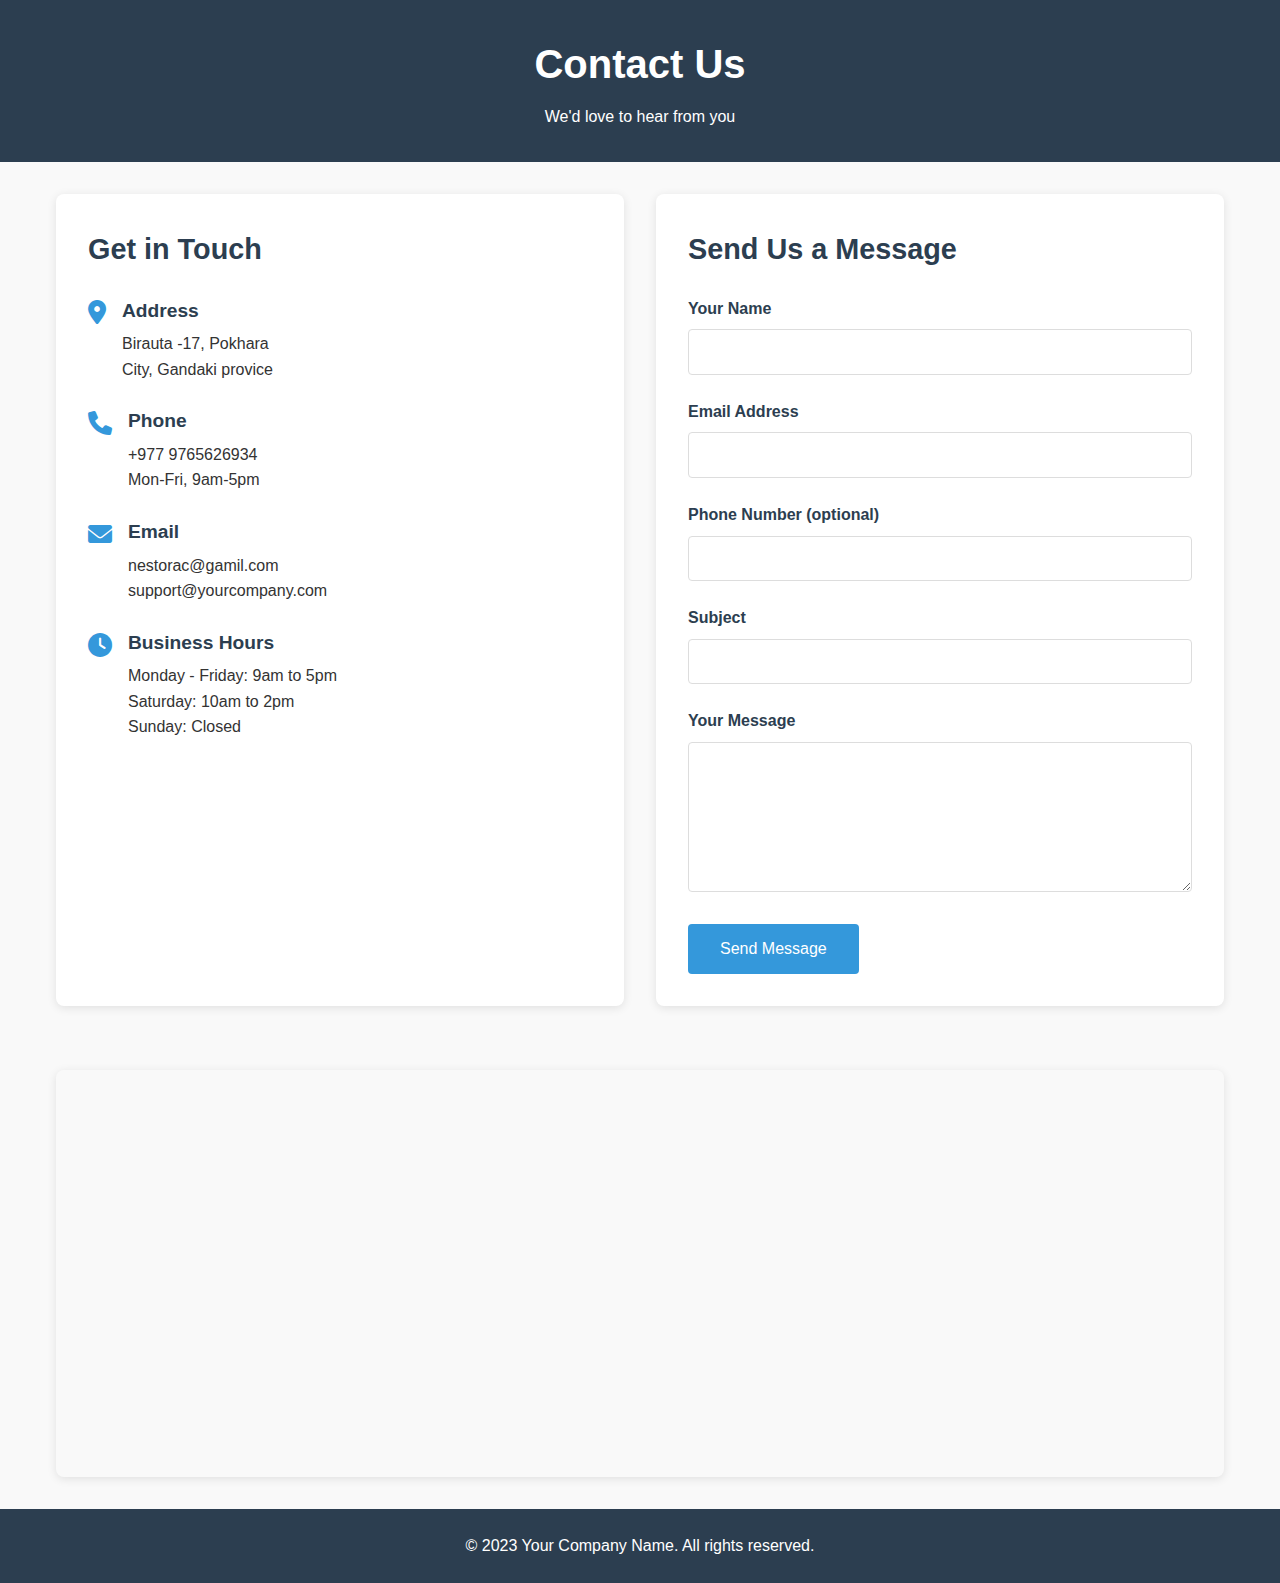
<file: contact.html>
<!DOCTYPE html>
<html lang="en">
<head>
    <meta charset="UTF-8">
    <meta name="viewport" content="width=device-width, initial-scale=1.0">
    <title>Contact Us - Your Company Name</title>
    <style>
        /* Reset and base styles */
        * {
            margin: 0;
            padding: 0;
            box-sizing: border-box;
            font-family: 'Arial', sans-serif;
        }
        
        body {
            line-height: 1.6;
            color: #333;
            background-color: #f9f9f9;
        }
        
        /* Header styles */
        .contact-header {
            background-color: #2c3e50;
            color: white;
            padding: 2rem 0;
            text-align: center;
        }
        
        .contact-header h1 {
            font-size: 2.5rem;
            margin-bottom: 0.5rem;
        }
        
        /* Main content container */
        .contact-container {
            max-width: 1200px;
            margin: 2rem auto;
            padding: 0 1rem;
            display: flex;
            flex-wrap: wrap;
            gap: 2rem;
        }
        
        /* Contact info section */
        .contact-info {
            flex: 1;
            min-width: 300px;
            background: white;
            padding: 2rem;
            border-radius: 8px;
            box-shadow: 0 2px 10px rgba(0,0,0,0.1);
        }
        
        .contact-info h2 {
            color: #2c3e50;
            margin-bottom: 1.5rem;
            font-size: 1.8rem;
        }
        
        .info-item {
            display: flex;
            align-items: flex-start;
            margin-bottom: 1.5rem;
        }
        
        .info-item i {
            font-size: 1.5rem;
            color: #3498db;
            margin-right: 1rem;
            margin-top: 0.3rem;
        }
        
        .info-text h3 {
            font-size: 1.2rem;
            margin-bottom: 0.3rem;
            color: #2c3e50;
        }
        
        /* Contact form section */
        .contact-form {
            flex: 1;
            min-width: 300px;
            background: white;
            padding: 2rem;
            border-radius: 8px;
            box-shadow: 0 2px 10px rgba(0,0,0,0.1);
        }
        
        .contact-form h2 {
            color: #2c3e50;
            margin-bottom: 1.5rem;
            font-size: 1.8rem;
        }
        
        .form-group {
            margin-bottom: 1.5rem;
        }
        
        .form-group label {
            display: block;
            margin-bottom: 0.5rem;
            font-weight: 600;
            color: #2c3e50;
        }
        
        .form-group input,
        .form-group textarea {
            width: 100%;
            padding: 0.8rem;
            border: 1px solid #ddd;
            border-radius: 4px;
            font-size: 1rem;
        }
        
        .form-group textarea {
            height: 150px;
            resize: vertical;
        }
        
        .submit-btn {
            background-color: #3498db;
            color: white;
            border: none;
            padding: 1rem 2rem;
            font-size: 1rem;
            border-radius: 4px;
            cursor: pointer;
            transition: background-color 0.3s;
        }
        
        .submit-btn:hover {
            background-color: #2980b9;
        }
        
        /* Map section */
        .map-container {
            width: 100%;
            margin-top: 2rem;
            border-radius: 8px;
            overflow: hidden;
            box-shadow: 0 2px 10px rgba(0,0,0,0.1);
        }
        
        .map-container iframe {
            width: 100%;
            height: 400px;
            border: none;
        }
        
        /* Footer */
        .contact-footer {
            background-color: #2c3e50;
            color: white;
            text-align: center;
            padding: 1.5rem 0;
            margin-top: 2rem;
        }
        
        /* Responsive adjustments */
        @media (max-width: 768px) {
            .contact-container {
                flex-direction: column;
            }
            
            .contact-info, .contact-form {
                min-width: 100%;
            }
            
            .contact-header h1 {
                font-size: 2rem;
            }
        }
        
        @media (max-width: 480px) {
            .contact-header h1 {
                font-size: 1.8rem;
            }
            
            .contact-info, .contact-form {
                padding: 1.5rem;
            }
            
            .map-container iframe {
                height: 300px;
            }
        }
    </style>
    <!-- Font Awesome for icons -->
    <link rel="stylesheet" href="https://cdnjs.cloudflare.com/ajax/libs/font-awesome/6.0.0-beta3/css/all.min.css">
</head>
<body>
    <header class="contact-header">
        <h1>Contact Us</h1>
        <p>We'd love to hear from you</p>
    </header>
    
    <div class="contact-container">
        <section class="contact-info">
            <h2>Get in Touch</h2>
            <div class="info-item">
                <i class="fas fa-map-marker-alt"></i>
                <div class="info-text">
                    <h3>Address</h3>
                    <p>Birauta -17, Pokhara<br>City, Gandaki provice</p>
                </div>
            </div>
            
            <div class="info-item">
                <i class="fas fa-phone"></i>
                <div class="info-text">
                    <h3>Phone</h3>
                    <p>+977 9765626934<br>Mon-Fri, 9am-5pm</p>
                </div>
            </div>
            
            <div class="info-item">
                <i class="fas fa-envelope"></i>
                <div class="info-text">
                    <h3>Email</h3>
                    <p>nestorac@gamil.com<br>support@yourcompany.com</p>
                </div>
            </div>
            
            <div class="info-item">
                <i class="fas fa-clock"></i>
                <div class="info-text">
                    <h3>Business Hours</h3>
                    <p>Monday - Friday: 9am to 5pm<br>Saturday: 10am to 2pm<br>Sunday: Closed</p>
                </div>
            </div>
        </section>
        
        <section class="contact-form">
            <h2>Send Us a Message</h2>
            <form action="#" method="POST">
                <div class="form-group">
                    <label for="name">Your Name</label>
                    <input type="text" id="name" name="name" required>
                </div>
                
                <div class="form-group">
                    <label for="email">Email Address</label>
                    <input type="email" id="email" name="email" required>
                </div>
                
                <div class="form-group">
                    <label for="phone">Phone Number (optional)</label>
                    <input type="tel" id="phone" name="phone">
                </div>
                
                <div class="form-group">
                    <label for="subject">Subject</label>
                    <input type="text" id="subject" name="subject" required>
                </div>
                
                <div class="form-group">
                    <label for="message">Your Message</label>
                    <textarea id="message" name="message" required></textarea>
                </div>
                
                <button type="submit" class="submit-btn">Send Message</button>
            </form>
        </section>
        
        <div class="map-container">
            <iframe src="https://www.google.com/maps/embed?pb=!1m18!1m12!1m3!1d3022.2156620123456!2d-73.98784468459372!3d40.74844047932881!2m3!1f0!2f0!3f0!3m2!1i1024!2i768!4f13.1!3m3!1m2!1s0x0%3A0x0!2zNDDCsDQ0JzU0LjQiTiA3M8KwNTknMTkuMiJX!5e0!3m2!1sen!2sus!4v1620000000000!5m2!1sen!2sus" allowfullscreen="" loading="lazy"></iframe>
        </div>
    </div>
    
    <footer class="contact-footer">
        <p>&copy; 2023 Your Company Name. All rights reserved.</p>
    </footer>
</body>
</html>
</file>
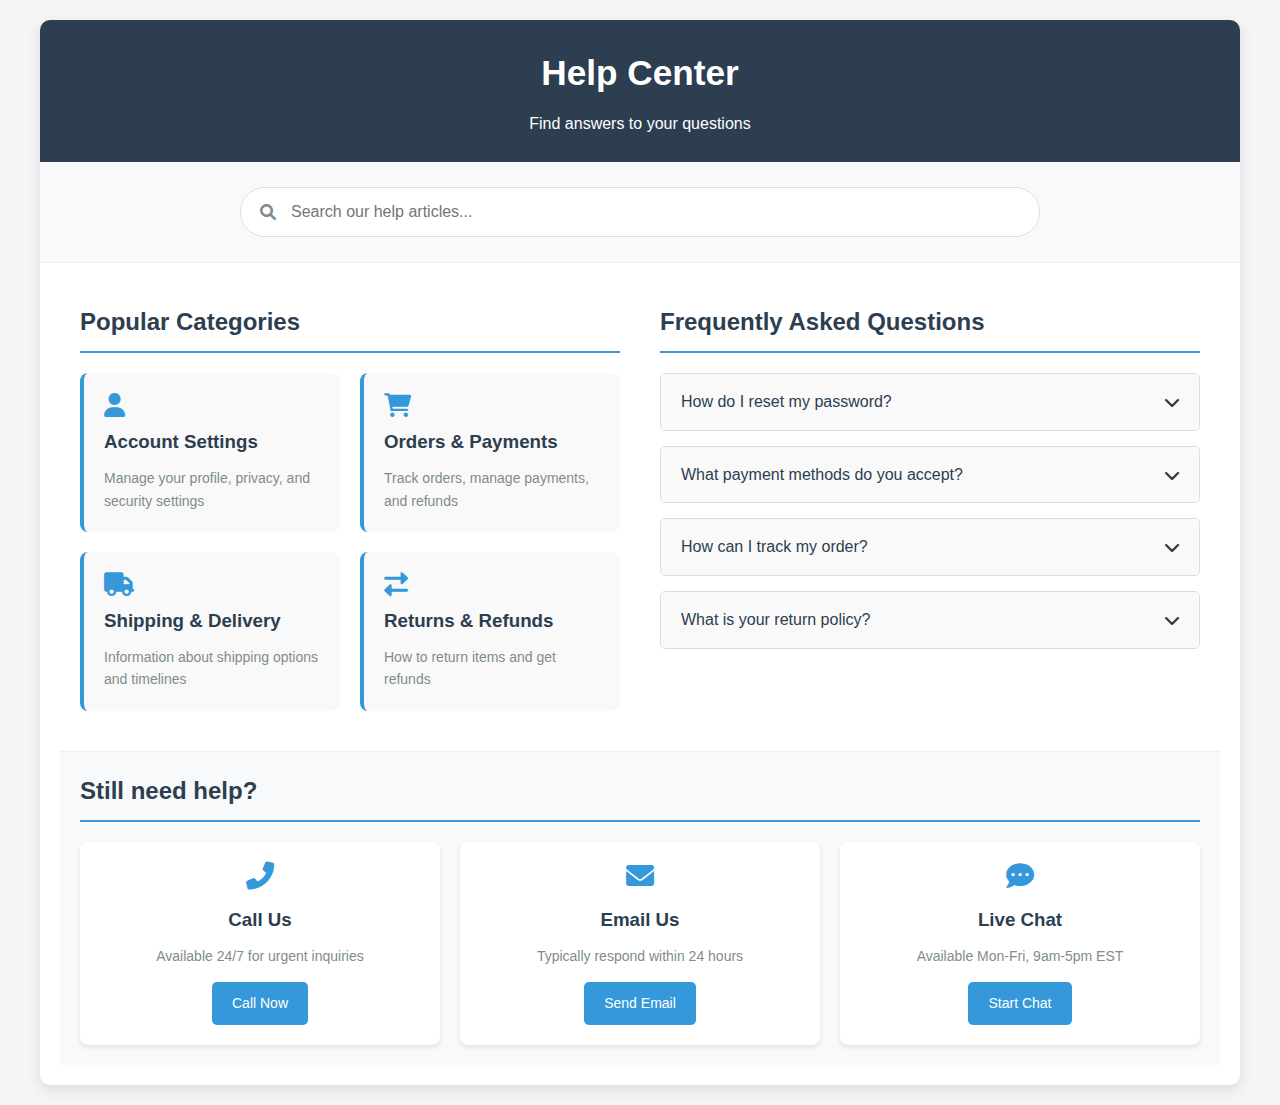
<file: help-center.html>
<!DOCTYPE html>
<html lang="en">
<head>
    <meta charset="UTF-8">
    <meta name="viewport" content="width=device-width, initial-scale=1.0">
    <title>Help Center</title>
    <link rel="stylesheet" href="https://cdnjs.cloudflare.com/ajax/libs/font-awesome/6.0.0-beta3/css/all.min.css">
    <style>
        * {
            margin: 0;
            padding: 0;
            box-sizing: border-box;
            font-family: 'Arial', sans-serif;
        }

        body {
            background-color: #f5f5f5;
            color: #333;
            line-height: 1.6;
            padding: 20px;
        }

        .help-center-container {
            max-width: 1200px;
            margin: 0 auto;
            background-color: white;
            border-radius: 10px;
            box-shadow: 0 5px 15px rgba(0, 0, 0, 0.1);
            overflow: hidden;
        }

        /* Header */
        .help-header {
            background-color: #2c3e50;
            color: white;
            padding: 25px;
            text-align: center;
        }

        .help-header h1 {
            font-size: 2.2rem;
            margin-bottom: 10px;
        }

        /* Search Section */
        .search-section {
            padding: 25px;
            background-color: #f8f9fa;
            border-bottom: 1px solid #eee;
        }

        .search-container {
            position: relative;
            max-width: 800px;
            margin: 0 auto;
        }

        .search-container input {
            width: 100%;
            padding: 15px 20px 15px 50px;
            border: 1px solid #ddd;
            border-radius: 30px;
            font-size: 16px;
            outline: none;
            transition: border 0.3s;
        }

        .search-container input:focus {
            border-color: #3498db;
        }

        .search-icon {
            position: absolute;
            left: 20px;
            top: 50%;
            transform: translateY(-50%);
            color: #7f8c8d;
        }

        /* Main Content */
        .help-content {
            display: flex;
            flex-wrap: wrap;
            padding: 20px;
        }

        /* Categories Section */
        .categories-section {
            flex: 1;
            min-width: 300px;
            padding: 20px;
        }

        .section-title {
            color: #2c3e50;
            font-size: 1.5rem;
            margin-bottom: 20px;
            padding-bottom: 10px;
            border-bottom: 2px solid #3498db;
        }

        .categories-grid {
            display: grid;
            grid-template-columns: repeat(auto-fill, minmax(250px, 1fr));
            gap: 20px;
        }

        .category-card {
            background-color: #f9f9f9;
            border-radius: 8px;
            padding: 20px;
            transition: all 0.3s ease;
            cursor: pointer;
            border-left: 4px solid #3498db;
        }

        .category-card:hover {
            background-color: #e8f4fc;
            transform: translateY(-3px);
            box-shadow: 0 5px 10px rgba(0, 0, 0, 0.1);
        }

        .category-card i {
            font-size: 24px;
            color: #3498db;
            margin-bottom: 10px;
        }

        .category-card h3 {
            margin-bottom: 10px;
            color: #2c3e50;
        }

        .category-card p {
            color: #7f8c8d;
            font-size: 14px;
        }

        /* FAQ Section */
        .faq-section {
            flex: 1;
            min-width: 300px;
            padding: 20px;
        }

        .faq-item {
            margin-bottom: 15px;
            border: 1px solid #ddd;
            border-radius: 5px;
            overflow: hidden;
        }

        .faq-question {
            padding: 15px 20px;
            background-color: #f9f9f9;
            cursor: pointer;
            display: flex;
            justify-content: space-between;
            align-items: center;
            transition: background-color 0.3s;
        }

        .faq-question:hover {
            background-color: #f1f1f1;
        }

        .faq-question h3 {
            margin: 0;
            font-size: 1rem;
            font-weight: normal;
            color: #2c3e50;
        }

        .faq-question i {
            transition: transform 0.3s;
        }

        .faq-answer {
            padding: 0 20px;
            max-height: 0;
            overflow: hidden;
            transition: max-height 0.3s ease-out, padding 0.3s ease;
            background-color: white;
        }

        .faq-answer p {
            padding: 15px 0;
            margin: 0;
        }

        .faq-item.active .faq-question {
            background-color: #e8f4fc;
        }

        .faq-item.active .faq-question i {
            transform: rotate(180deg);
        }

        .faq-item.active .faq-answer {
            max-height: 300px;
            padding: 0 20px;
        }

        /* Contact Section */
        .contact-section {
            width: 100%;
            padding: 20px;
            margin-top: 20px;
            background-color: #f8f9fa;
            border-top: 1px solid #eee;
        }

        .contact-options {
            display: flex;
            flex-wrap: wrap;
            gap: 20px;
            justify-content: center;
        }

        .contact-option {
            flex: 1;
            min-width: 200px;
            background-color: white;
            border-radius: 8px;
            padding: 20px;
            text-align: center;
            box-shadow: 0 2px 5px rgba(0, 0, 0, 0.1);
            transition: all 0.3s ease;
        }

        .contact-option:hover {
            transform: translateY(-5px);
            box-shadow: 0 5px 15px rgba(0, 0, 0, 0.1);
        }

        .contact-option i {
            font-size: 28px;
            color: #3498db;
            margin-bottom: 15px;
        }

        .contact-option h3 {
            margin-bottom: 10px;
            color: #2c3e50;
        }

        .contact-option p {
            color: #7f8c8d;
            font-size: 14px;
            margin-bottom: 15px;
        }

        .contact-btn {
            display: inline-block;
            background-color: #3498db;
            color: white;
            padding: 10px 20px;
            border-radius: 5px;
            text-decoration: none;
            font-size: 14px;
            transition: background-color 0.3s;
        }

        .contact-btn:hover {
            background-color: #2980b9;
        }

        /* Responsive Design */
        @media (max-width: 768px) {
            .help-content {
                flex-direction: column;
            }
            
            .categories-section, .faq-section {
                width: 100%;
            }
            
            .help-header h1 {
                font-size: 1.8rem;
            }
        }

        @media (max-width: 480px) {
            .help-header {
                padding: 20px 15px;
            }
            
            .search-section {
                padding: 20px 15px;
            }
            
            .help-content {
                padding: 15px;
            }
            
            .categories-grid {
                grid-template-columns: 1fr;
            }
            
            .contact-options {
                flex-direction: column;
            }
            
            .contact-option {
                min-width: 100%;
            }
        }
    </style>
</head>
<body>
    <div class="help-center-container">
        <!-- Header -->
        <div class="help-header">
            <h1>Help Center</h1>
            <p>Find answers to your questions</p>
        </div>

        <!-- Search Section -->
        <div class="search-section">
            <div class="search-container">
                <i class="fas fa-search search-icon"></i>
                <input type="text" placeholder="Search our help articles..." id="helpSearch">
            </div>
        </div>

        <!-- Main Content -->
        <div class="help-content">
            <!-- Categories Section -->
            <div class="categories-section">
                <h2 class="section-title">Popular Categories</h2>
                <div class="categories-grid">
                    <div class="category-card">
                        <i class="fas fa-user"></i>
                        <h3>Account Settings</h3>
                        <p>Manage your profile, privacy, and security settings</p>
                    </div>
                    <div class="category-card">
                        <i class="fas fa-shopping-cart"></i>
                        <h3>Orders & Payments</h3>
                        <p>Track orders, manage payments, and refunds</p>
                    </div>
                    <div class="category-card">
                        <i class="fas fa-truck"></i>
                        <h3>Shipping & Delivery</h3>
                        <p>Information about shipping options and timelines</p>
                    </div>
                    <div class="category-card">
                        <i class="fas fa-exchange-alt"></i>
                        <h3>Returns & Refunds</h3>
                        <p>How to return items and get refunds</p>
                    </div>
                </div>
            </div>

            <!-- FAQ Section -->
            <div class="faq-section">
                <h2 class="section-title">Frequently Asked Questions</h2>
                <div class="faq-item">
                    <div class="faq-question">
                        <h3>How do I reset my password?</h3>
                        <i class="fas fa-chevron-down"></i>
                    </div>
                    <div class="faq-answer">
                        <p>To reset your password, go to the login page and click on "Forgot Password." Enter your email address and you'll receive a link to create a new password. Make sure to check your spam folder if you don't see the email in your inbox.</p>
                    </div>
                </div>
                <div class="faq-item">
                    <div class="faq-question">
                        <h3>What payment methods do you accept?</h3>
                        <i class="fas fa-chevron-down"></i>
                    </div>
                    <div class="faq-answer">
                        <p>We accept all major credit cards (Visa, MasterCard, American Express), PayPal, and Apple Pay. Some regions may have additional payment options available.</p>
                    </div>
                </div>
                <div class="faq-item">
                    <div class="faq-question">
                        <h3>How can I track my order?</h3>
                        <i class="fas fa-chevron-down"></i>
                    </div>
                    <div class="faq-answer">
                        <p>Once your order has shipped, you'll receive a confirmation email with a tracking number. You can click the tracking number in the email or log in to your account to view the current status of your shipment.</p>
                    </div>
                </div>
                <div class="faq-item">
                    <div class="faq-question">
                        <h3>What is your return policy?</h3>
                        <i class="fas fa-chevron-down"></i>
                    </div>
                    <div class="faq-answer">
                        <p>We offer a 30-day return policy for most items. Items must be unused and in their original packaging with all tags attached. Some items like perishable goods or personalized products may not be eligible for return.</p>
                    </div>
                </div>
            </div>

            <!-- Contact Section -->
            <div class="contact-section">
                <h2 class="section-title">Still need help?</h2>
                <div class="contact-options">
                    <div class="contact-option">
                        <i class="fas fa-phone-alt"></i>
                        <h3>Call Us</h3>
                        <p>Available 24/7 for urgent inquiries</p>
                        <a href="tel:+18005551234" class="contact-btn">Call Now</a>
                    </div>
                    <div class="contact-option">
                        <i class="fas fa-envelope"></i>
                        <h3>Email Us</h3>
                        <p>Typically respond within 24 hours</p>
                        <a href="mailto:support@example.com" class="contact-btn">Send Email</a>
                    </div>
                    <div class="contact-option">
                        <i class="fas fa-comment-dots"></i>
                        <h3>Live Chat</h3>
                        <p>Available Mon-Fri, 9am-5pm EST</p>
                        <a href="#" class="contact-btn">Start Chat</a>
                    </div>
                </div>
            </div>
        </div>
    </div>

    <script>
        document.addEventListener('DOMContentLoaded', function() {
            // FAQ accordion functionality
            const faqItems = document.querySelectorAll('.faq-item');
            faqItems.forEach(item => {
                const question = item.querySelector('.faq-question');
                question.addEventListener('click', () => {
                    // Close all other items
                    faqItems.forEach(otherItem => {
                        if (otherItem !== item) {
                            otherItem.classList.remove('active');
                        }
                    });
                    
                    // Toggle current item
                    item.classList.toggle('active');
                });
            });
            
            // Search functionality
            const helpSearch = document.getElementById('helpSearch');
            helpSearch.addEventListener('input', function() {
                const searchTerm = this.value.toLowerCase();
                const faqQuestions = document.querySelectorAll('.faq-question h3');
                const categoryCards = document.querySelectorAll('.category-card h3');
                
                // Search in FAQ questions
                faqQuestions.forEach(question => {
                    const item = question.closest('.faq-item');
                    if (question.textContent.toLowerCase().includes(searchTerm)) {
                        item.style.display = '';
                    } else {
                        item.style.display = 'none';
                    }
                });
                
                // Search in category cards
                categoryCards.forEach(card => {
                    const category = card.closest('.category-card');
                    if (card.textContent.toLowerCase().includes(searchTerm)) {
                        category.style.display = '';
                    } else {
                        category.style.display = 'none';
                    }
                });
            });
        });
    </script>
</body>
</html>
</file>
